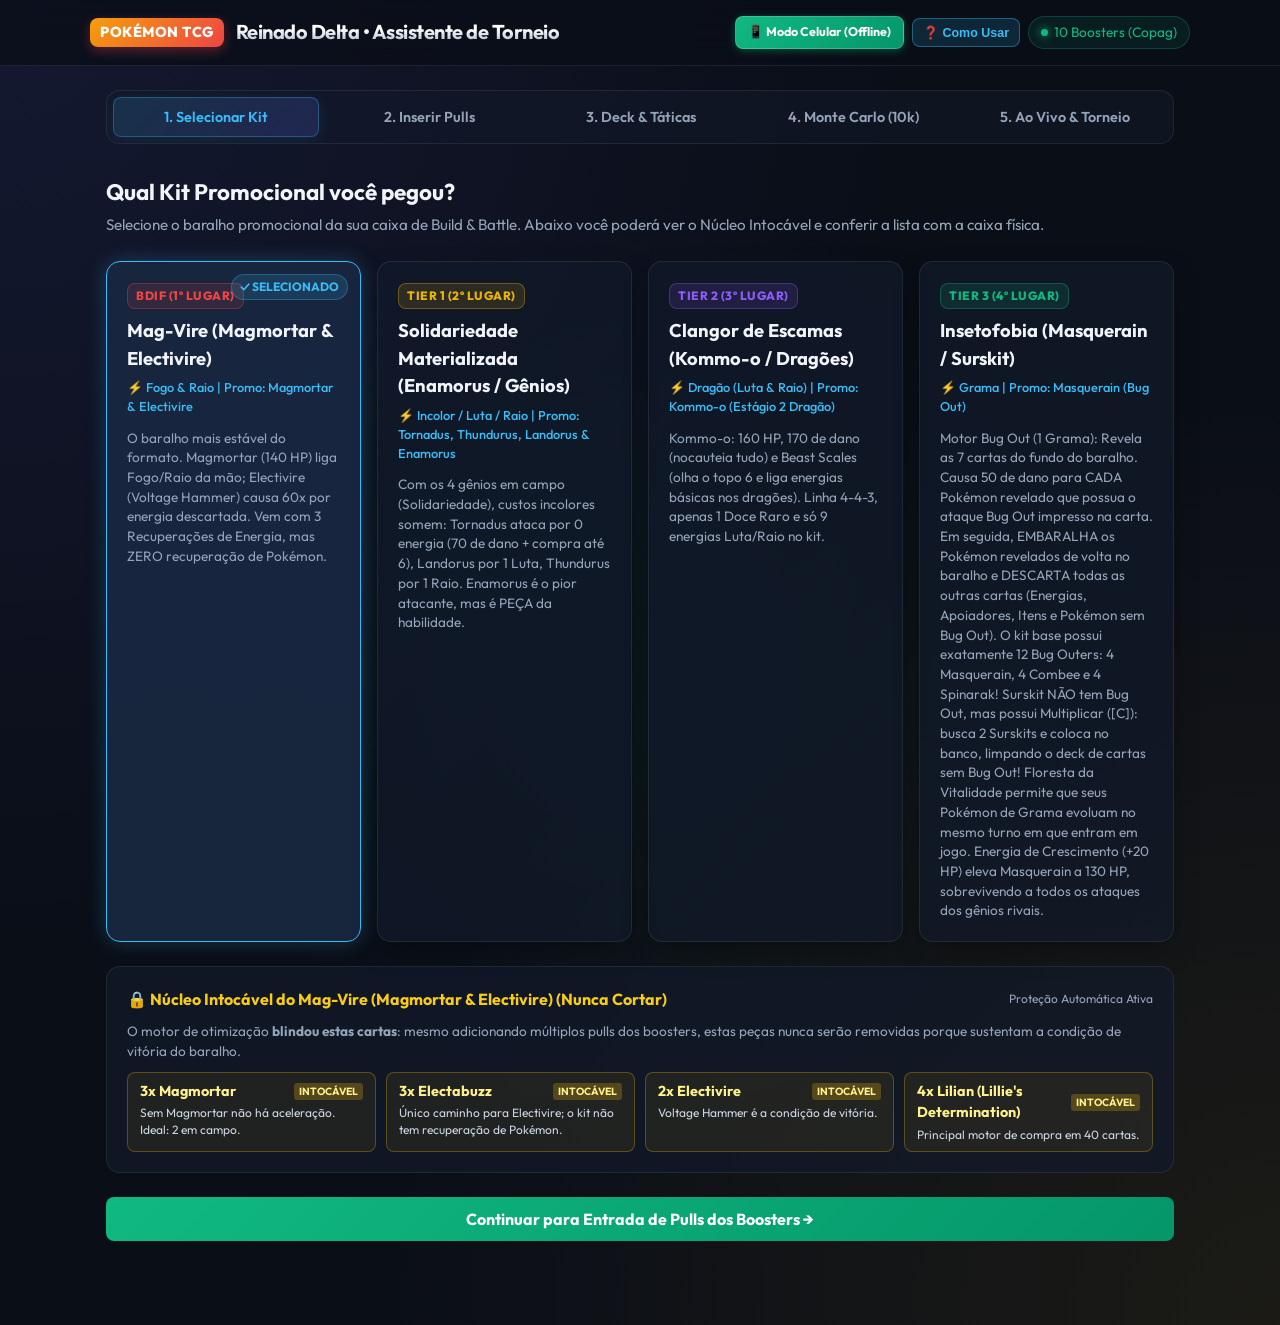
<file: app/index.html>
<!DOCTYPE html>
<html lang="pt-BR">
<head>
  <meta charset="UTF-8">
  <meta name="viewport" content="width=device-width, initial-scale=1.0">
  <title>Assistente Tático de Pré-Lançamento | Reinado Delta (Pokémon TCG)</title>
  <meta name="description" content="Assistente de montagem e otimização de baralhos de 40 cartas para o torneio de pré-lançamento da coleção Reinado Delta de Pokémon TCG.">
  <link rel="stylesheet" href="style.css">
</head>
<body>

  <!-- Top Header -->
  <header>
    <div class="header-container">
      <div class="logo-area">
        <span class="logo-badge">POKÉMON TCG</span>
        <span class="logo-title">Reinado Delta • Assistente de Torneio</span>
      </div>
      <div class="header-actions">
        <a href="assistente_offline.html" download="assistente_reinado_delta.html" class="btn-offline-download" title="Baixe este arquivo único e use no celular sem instalar nada e sem internet!">
          📱 Modo Celular (Offline)
        </a>
        <button class="btn-mobile-help" onclick="toggleMobileHelpModal()" title="Instruções para rodar no celular">
          ❓ Como Usar
        </button>
        <div class="event-status">
          <span class="status-dot"></span>
          <span>10 Boosters (Copag)</span>
        </div>
      </div>
    </div>
  </header>

  <!-- Modal / Banner de Instruções para Uso no Celular -->
  <div id="mobileHelpModal" class="mobile-help-box" style="display:none;">
    <div class="mobile-help-header">
      <span>📲 Como Rodar no Celular Sem Instalar Nada</span>
      <button class="btn-close-help" onclick="toggleMobileHelpModal()">✕</button>
    </div>
    <div class="mobile-help-content">
      <div class="help-step">
        <strong>1. Arquivo Único:</strong> Toque no botão verde <em>"📱 Modo Celular (Offline)"</em> acima para baixar o arquivo <code>assistente_reinado_delta.html</code>.
      </div>
      <div class="help-step">
        <strong>2. No Celular:</strong> Você também pode mandar esse arquivo para si mesmo pelo WhatsApp ou Drive e abrir direto no Chrome ou Safari.
      </div>
      <div class="help-step">
        <strong>3. Zero Internet:</strong> O arquivo roda 100% offline dentro da loja, sem plano de dados e sem falhas de sinal.
      </div>
      <div class="help-tip">
        💡 <em>Dica de App Nativo:</em> No Safari (iOS) ou Chrome (Android), toque em <strong>"Adicionar à Tela de Início"</strong> para usar em tela cheia como se fosse um app instalado da loja!
      </div>
    </div>
  </div>

  <!-- Main Container -->
  <main class="main-wrapper">

    <!-- Stepper Navigation -->
    <nav class="stepper" id="stepperNav">
      <button class="step-tab active" data-step="view-kit" id="tab-kit">
        <span>1. Selecionar Kit</span>
      </button>
      <button class="step-tab" data-step="view-pulls" id="tab-pulls">
        <span>2. Inserir Pulls</span>
      </button>
      <button class="step-tab" data-step="view-results" id="tab-results">
        <span>3. Deck & Táticas</span>
      </button>
      <button class="step-tab" data-step="view-montecarlo" id="tab-montecarlo">
        <span>4. Monte Carlo (10k)</span>
      </button>
      <button class="step-tab" data-step="view-tournament" id="tab-tournament">
        <span>5. Ao Vivo & Torneio</span>
      </button>
    </nav>

    <!-- ETAPA 1: SELEÇÃO DO KIT & NÚCLEO INTOCÁVEL -->
    <section class="section-view active" id="view-kit">
      <div class="section-header">
        <h2 class="section-title">Qual Kit Promocional você pegou?</h2>
        <p class="section-desc">Selecione o baralho promocional da sua caixa de Build & Battle. Abaixo você poderá ver o Núcleo Intocável e conferir a lista com a caixa física.</p>
      </div>

      <div class="kits-grid" id="kitsContainer">
        <!-- Renderizado dinamicamente via data.js -->
      </div>

      <!-- Detalhamento do Kit Selecionado: Núcleo Intocável e Debate -->
      <div id="kitDetailPanel"></div>

      <button class="btn-action-primary" onclick="switchStep('view-pulls')" id="btnGoToPulls">
        Continuar para Entrada de Pulls dos Boosters →
      </button>
    </section>

    <!-- ETAPA 2: ENTRADA DOS PULLS -->
    <section class="section-view" id="view-pulls">
      <div class="section-header">
        <h2 class="section-title">O que você tirou nos 10 Boosters (60 Cartas)?</h2>
        <p class="section-desc">Informe as cartas abertas nos seus 10 boosters físicos de 6 cartas (formato nacional Copag = 60 cartas no total). As sugestões abaixo já estão filtradas e otimizadas para o seu kit selecionado.</p>
      </div>

      <!-- Banner de Sugestões Específicas do Kit Escolhido -->
      <div id="kitSuggestionBannerContainer"></div>

      <!-- Quick Text Parser Box -->
      <div class="input-options-box">
        <div class="quick-text-parser">
          <label for="quickTextInput" style="font-weight:600; font-size:0.9rem; color:#38bdf8;">
            ⚡ Entrada Rápida por Digitação / Voz:
          </label>
          <textarea id="quickTextInput" placeholder="Exemplo: 1 delibird, 2 zinia, 1 arcanine com growlithe, 1 tubo de lava, 1 electabuzz extra"></textarea>
          <button class="btn-parse" id="btnParseText">Identificar e Adicionar Cartas</button>
        </div>
        <p style="font-size:0.8rem; color:var(--text-muted);">
          Dica: Você também pode usar os seletores individuais abaixo com 1 clique (+ / -).
        </p>
      </div>

      <!-- Grid de Cartas Relevantes / Staples -->
      <div class="staples-grid" id="staplesContainer">
        <!-- Renderizado dinamicamente via data.js com ordenação por sinergia -->
      </div>

      <button class="btn-action-primary" onclick="switchStep('view-results')" id="btnGoToResults">
        ⚡ Gerar Deck Otimizado de 40 Cartas e Estratégia →
      </button>
    </section>

    <!-- ETAPA 3: RESULTADOS, SAÚDE ANTI-BRICK E TÁTICAS -->
    <section class="section-view" id="view-results">
      <div class="section-header">
        <h2 class="section-title">Seu Baralho Otimizado de Torneio</h2>
        <p class="section-desc">Cortes e adições calculados com núcleo protegido, balanço anti-brick e plano de ataque todo turno.</p>
      </div>

      <!-- Barra de Troca Rápida de Deck para Comparação Imediata no Celular -->
      <div class="quick-deck-switcher-bar">
        <span class="switcher-label">🔄 Deck em Análise:</span>
        <div class="switcher-buttons">
          <button class="btn-switch-deck" id="switch-btn-magmortar" onclick="selectKitAndRecalculate('magmortar')">⚡ Mag-Vire</button>
          <button class="btn-switch-deck" id="switch-btn-enamorus" onclick="selectKitAndRecalculate('enamorus')">🌪️ Gênios</button>
          <button class="btn-switch-deck" id="switch-btn-kommo" onclick="selectKitAndRecalculate('kommo')">🐉 Kommo-o</button>
          <button class="btn-switch-deck" id="switch-btn-masquerain" onclick="selectKitAndRecalculate('masquerain')">🐛 Masquerain</button>
        </div>
      </div>

      <!-- Painel de Saúde do Deck (Anti-Brick Dashboard) -->
      <div id="deckHealthDashboard" style="margin-bottom: 20px;"></div>

      <div class="results-container">
        
        <!-- Coluna Esquerda: Recomendações, Cortes e Táticas -->
        <div style="display:flex; flex-direction:column; gap:16px;">
          
          <!-- Plano para Atacar Todo Turno -->
          <div class="box-panel">
            <h3 class="panel-heading">⚡ Plano para Atacar Todo Turno</h3>
            <div id="attackPlanContainer"></div>
          </div>

          <!-- Painel de Cortes e Adições -->
          <div class="box-panel" id="panelCutsAndAdds">
            <h3 class="panel-heading">✂️ Cortes e Adições Recomendados</h3>
            <div id="preSwapsContainer"></div>
            <div id="cutsContainer"></div>
            <div id="addsContainer"></div>
            <div id="standbyCutsContainer"></div>
          </div>

          <!-- Estação de Energia do Balcão & Alertas -->
          <div class="box-panel" id="panelEnergyAndAlerts">
            <h3 class="panel-heading">⚡ Estação de Energia do Balcão & Alertas</h3>
            <div id="energyStationContainer"></div>
            <div id="warningsContainer" style="margin-top:12px;"></div>
          </div>

          <!-- Painel de Confrontos (Matchups) -->
          <div class="box-panel" id="panelMatchups">
            <div class="panel-heading">
              <span>⚔️ Guia de Partida & Confrontos (VS Cada Arquétipo)</span>
            </div>
            <div id="turnOrderBanner" style="margin-bottom:14px;"></div>
            <div id="matchupFilterContainer" style="margin-bottom:14px;"></div>
            <div id="tacticsMatchups"></div>
          </div>

        </div>

        <!-- Coluna Direita: Lista Final do Baralho -->
        <div>
          <div class="box-panel">
            <div class="panel-heading">
              <span>Baralho Final</span>
              <div style="display:flex; align-items:center; gap:8px;">
                <span class="deck-count-badge" id="deckCountBadge">40 Cartas</span>
                <button class="btn-clipboard" id="btnCopyDeck">📋 Copiar Lista</button>
              </div>
            </div>
            
            <div id="deckListContainer"></div>
          </div>
        </div>

      </div>

      <div style="display:flex; gap:12px; margin-top:20px; flex-wrap:wrap;">
        <button class="btn-action-primary" style="background:#334155; flex:1;" onclick="switchStep('view-pulls')">
          ← Voltar e Ajustar Pulls
        </button>
        <button class="btn-action-primary" style="flex:2;" onclick="switchStep('view-montecarlo')">
          🎲 Avançar para o Simulador Monte Carlo (10.000 Mãos) →
        </button>
      </div>
    </section>

    <!-- ETAPA 4: SIMULADOR MONTE CARLO -->
    <section class="section-view" id="view-montecarlo">
      <div class="section-header">
        <h2 class="section-title">🎲 Simulador Estocástico Monte Carlo</h2>
        <p class="section-desc">Submete o seu baralho de 40 cartas a 10.000 compras simuladas em memória, aplicando as regras oficiais de compra, mulligan e separação de 4 prêmios para prever a consistência real na mesa.</p>
      </div>

      <div class="mc-hero-box">
        <div class="mc-hero-content">
          <h3 style="margin:0 0 6px 0; color:#38bdf8; font-size:1.1rem;">Simulação de 10.000 Mãos em Tempo Real</h3>
          <p style="margin:0; font-size:0.85rem; color:#cbd5e1;">O algoritmo computa a probabilidade empírica de abrir com o seu atacante principal, ter energias ou apoiadores na largada e o risco exato de trancar cartas-chave nos 4 prêmios.</p>
        </div>
        <button class="btn-action-primary btn-run-mc" id="btnRunMonteCarlo" onclick="runMonteCarloSimulation()">
          ⚡ Executar Simulação Monte Carlo (10.000)
        </button>
      </div>

      <div id="mcLoading" class="mc-loading-state" style="display:none;">
        <div class="mc-spinner"></div>
        <span>Embaralhando e simulando 10.000 partidas virtuais...</span>
      </div>

      <!-- Container de Resultados do Monte Carlo -->
      <div id="mcResultsContainer" style="display:none; margin-top:20px;">
        <div class="mc-stats-grid">
          <div class="mc-stat-card">
            <span class="mc-stat-label">🎯 Lead Starter no T1</span>
            <span class="mc-stat-value" id="mcLeadRate">0%</span>
            <span class="mc-stat-desc" id="mcLeadDesc">Probabilidade de abrir com o Pokémon de início ideal</span>
          </div>

          <div class="mc-stat-card">
            <span class="mc-stat-label">⚡ Ataque Ofensivo T1</span>
            <span class="mc-stat-value" id="mcT1OffensiveRate">0%</span>
            <span class="mc-stat-desc">Mão com Lead Starter + Energia Básica simultaneamente</span>
          </div>

          <div class="mc-stat-card">
            <span class="mc-stat-label">🔄 Risco de Mulligan</span>
            <span class="mc-stat-value" id="mcMulliganRate">0%</span>
            <span class="mc-stat-desc">Chance de comprar mão inicial com ZERO Pokémon básicos</span>
          </div>

          <div class="mc-stat-card">
            <span class="mc-stat-label">📖 Apoiador / Busca no T1</span>
            <span class="mc-stat-value" id="mcSupporterRate">0%</span>
            <span class="mc-stat-desc">Chance de ter Brock, Lílian ou Poké Pad na mão inicial</span>
          </div>
        </div>

        <!-- Médias da Mão Inicial -->
        <div class="box-panel" style="margin-top:16px;">
          <h3 class="panel-heading">📊 Composição Média da Mão Inicial (7 Cartas)</h3>
          <div class="mc-averages-bar">
            <div class="mc-avg-item">
              <span class="mc-avg-label">Básicos</span>
              <span class="mc-avg-val" id="mcAvgBasics">0.0</span>
            </div>
            <div class="mc-avg-item">
              <span class="mc-avg-label">Energias</span>
              <span class="mc-avg-val" id="mcAvgEnergies">0.0</span>
            </div>
            <div class="mc-avg-item">
              <span class="mc-avg-label">Apoiadores / Outs</span>
              <span class="mc-avg-val" id="mcAvgSupporters">0.0</span>
            </div>
            <div class="mc-avg-item">
              <span class="mc-avg-label">Tempo Computacional</span>
              <span class="mc-avg-val" id="mcElapsed">0 ms</span>
            </div>
          </div>
        </div>

        <!-- Matriz de Risco de Prize Bricking -->
        <div class="box-panel" style="margin-top:16px;">
          <h3 class="panel-heading">⚠️ Matriz de Risco de Prêmios (Prize Bricking Risk)</h3>
          <p style="font-size:0.85rem; color:var(--text-muted); margin-bottom:12px;">
            No pré-lançamento, 4 cartas vão para os prêmios (10% do baralho). Esta tabela indica o risco estatístico de cada peça ficar trancada fora do seu alcance durante a partida:
          </p>
          <div class="table-responsive">
            <table class="mc-prize-table">
              <thead>
                <tr>
                  <th>Carta</th>
                  <th>Cópias</th>
                  <th>1+ nos Prêmios</th>
                  <th>Brick Total (Todas nos Prêmios)</th>
                  <th>Risco</th>
                </tr>
              </thead>
              <tbody id="mcPrizeTableBody">
                <!-- Inserido dinamicamente -->
              </tbody>
            </table>
          </div>
        </div>

        <div style="display:flex; gap:12px; margin-top:20px; flex-wrap:wrap;">
          <button class="btn-action-primary" style="background:#334155; flex:1;" onclick="switchStep('view-results')">
            ← Voltar ao Baralho & Matchups
          </button>
          <button class="btn-action-primary" style="flex:2;" onclick="switchStep('view-tournament')">
            ⚔️ Ir para Rastreador ao Vivo & Caderno de Bordo →
          </button>
        </div>
      </div>
    </section>

    <!-- ETAPA 5: AO VIVO & CADERNO DE BORDO DO TORNEIO -->
    <section class="section-view" id="view-tournament">
      <div class="section-header">
        <h2 class="section-title">⚔️ Assistente de Partida ao Vivo & Estudo de Caso</h2>
        <p class="section-desc">Mapeie os 4 prêmios na 1ª busca de baralho, conte prêmios restantes durante o jogo e registre cada rodada para compilar seu relatório técnico de torneio.</p>
      </div>

      <!-- Rastreador de Prêmios ao Vivo -->
      <div class="box-panel" id="panelLiveChecker">
        <div class="panel-heading">
          <span>🎯 Rastreador de Prêmios ao Vivo (Deck & Prize Checker)</span>
          <button class="btn-reset-small" onclick="resetLiveGame()">🔄 Novo Jogo</button>
        </div>
        <p style="font-size:0.85rem; color:var(--text-muted); margin-bottom:12px;">
          Na 1ª busca do baralho (Brock, Lanterna, Multiplicar ou Ultra Ball), conte suas cartas e marque as 4 cartas ausentes. O assistente avisará na hora se alguma peça essencial foi trancada!
        </p>

        <!-- Contador Visual de Prêmios Restantes da Partida -->
        <div class="live-prizes-counter-box">
          <span class="live-counter-title">Prêmios Restantes para Vencer:</span>
          <div class="prizes-buttons-row">
            <button class="btn-prize-pill active" id="prize-pill-4" onclick="setRemainingPrizes(4)">4</button>
            <button class="btn-prize-pill" id="prize-pill-3" onclick="setRemainingPrizes(3)">3</button>
            <button class="btn-prize-pill" id="prize-pill-2" onclick="setRemainingPrizes(2)">2</button>
            <button class="btn-prize-pill" id="prize-pill-1" onclick="setRemainingPrizes(1)">1</button>
            <button class="btn-prize-pill" id="prize-pill-0" onclick="setRemainingPrizes(0)">🏆 0 (Vitória!)</button>
          </div>
        </div>

        <!-- Alertas de Prêmios Identificados -->
        <div id="livePrizeAlertsContainer" style="margin-top:12px;"></div>

        <!-- Seletor Rápido de Cartas nos Prêmios -->
        <div style="margin-top:14px;">
          <div style="display:flex; justify-content:space-between; align-items:center; margin-bottom:8px; flex-wrap:wrap; gap:8px;">
            <strong style="font-size:0.88rem; color:#f1f5f9;">Cartas do seu Baralho (Toque para alternar nos Prêmios):</strong>
            <span id="prizesCountBadge" class="deck-count-badge">0 / 4 Prêmios Marcados</span>
          </div>
          <div id="liveDeckCheckerGrid" class="live-checker-grid">
            <!-- Renderizado dinamicamente com botões de toggle -->
          </div>
        </div>
      </div>

      <!-- Formulário de Registro de Rodada -->
      <div class="box-panel" style="margin-top:20px;">
        <h3 class="panel-heading">📝 Registrar Rodada do Torneio</h3>
        <form id="matchForm" onsubmit="handleSaveMatch(event)" class="match-form">
          <div class="form-row-grid">
            <div class="form-group">
              <label>Rodada:</label>
              <input type="number" id="formRound" min="1" max="10" value="1" required>
            </div>
            <div class="form-group">
              <label>Nome do Oponente:</label>
              <input type="text" id="formOpponent" placeholder="Ex: Rodrigo" required>
            </div>
            <div class="form-group">
              <label>Kit Rival Enfrentado:</label>
              <select id="formOpponentKit" required>
                <option value="magmortar">⚡ Mag-Vire</option>
                <option value="enamorus">🌪️ Solidariedade (Gênios)</option>
                <option value="kommo">🐉 Kommo-o (Dragões)</option>
                <option value="masquerain">🐛 Masquerain (Insetofobia)</option>
                <option value="outro">🎲 Outro / Híbrido</option>
              </select>
            </div>
            <div class="form-group">
              <label>Ordem de Turno:</label>
              <select id="formTurnOrder" required>
                <option value="1st">1º a Jogar (T1)</option>
                <option value="2nd">2º a Jogar (T2)</option>
              </select>
            </div>
          </div>

          <div class="form-row-grid" style="margin-top:10px;">
            <div class="form-group">
              <label>Resultado:</label>
              <select id="formResult" required>
                <option value="win">✅ Vitória</option>
                <option value="loss">❌ Derrota</option>
                <option value="tie">🤝 Empate</option>
              </select>
            </div>
            <div class="form-group">
              <label>Seus Prêmios Pegos (0 a 4):</label>
              <input type="number" id="formPrizesTaken" min="0" max="4" value="4" required>
            </div>
            <div class="form-group">
              <label>Prêmios do Rival (0 a 4):</label>
              <input type="number" id="formPrizesConceded" min="0" max="4" value="0" required>
            </div>
            <div class="form-group">
              <label>Duração (minutos):</label>
              <input type="number" id="formDuration" min="1" max="60" placeholder="20">
            </div>
          </div>

          <div class="form-row-grid" style="margin-top:10px;">
            <div class="form-group" style="grid-column: span 2;">
              <label>Carta MVP da Partida:</label>
              <input type="text" id="formMvp" placeholder="Ex: Cacturne DLR 005 ou Lanterna de Aventura">
            </div>
            <div class="form-group" style="grid-column: span 2;">
              <label>Erro Crítico / Principal Aprendizado:</label>
              <input type="text" id="formCriticalError" placeholder="Ex: Baixei Combee no banco sem precisar; esqueci da fraqueza a Fogo">
            </div>
          </div>

          <div class="form-group" style="margin-top:10px;">
            <label>Observações Táticas da Partida:</label>
            <textarea id="formNotes" rows="2" placeholder="Ex: Oponente não achou Landorus a tempo. Matei Tornadus no T2 e fechei o jogo no T4."></textarea>
          </div>

          <button type="submit" class="btn-action-primary" style="margin-top:14px; width:100%;">
            💾 Salvar Partida no Caderno de Bordo
          </button>
        </form>
      </div>

      <!-- Dashboard do Torneio & Exportador do Caso de Estudo -->
      <div class="box-panel" style="margin-top:20px;">
        <div class="panel-heading">
          <span>📊 Dashboard de Desempenho & Estudo de Caso</span>
          <div style="display:flex; gap:8px; flex-wrap:wrap;">
            <button class="btn-clipboard" onclick="copyCaseStudyMarkdown()">📋 Copiar Relatório MD</button>
            <button class="btn-action-primary" style="padding:6px 14px; font-size:0.8rem;" onclick="downloadCaseStudyMarkdown()">📑 Baixar Relatório (.md)</button>
          </div>
        </div>

        <div id="tournamentStatsDashboard" style="margin-bottom:16px;"></div>

        <!-- Lista de Partidas Registradas -->
        <h4 style="color:#f1f5f9; font-size:0.95rem; margin-bottom:10px;">Partidas Registradas no Evento:</h4>
        <div id="matchesListContainer">
          <!-- Renderizado dinamicamente -->
        </div>

        <div style="margin-top:20px; text-align:right;">
          <button class="btn-reset-small" style="color:#f87171; border-color:#ef444455;" onclick="clearTournamentData()">
            🗑️ Limpar Todos os Registros do Torneio
          </button>
        </div>
      </div>

      <button class="btn-action-primary" style="background:#334155; margin-top:20px;" onclick="switchStep('view-results')">
        ← Voltar ao Baralho & Táticas
      </button>
    </section>

  </main>

  <script src="data.js"></script>
  <script src="engine.js"></script>
  <script src="app.js"></script>
</body>
</html>
</file>
<file: app/style.css>
@import url('https://fonts.googleapis.com/css2?family=Outfit:wght@300;400;500;600;700;800&family=JetBrains+Mono:wght@400;500;700&display=swap');

:root {
  --bg-main: #0a0e17;
  --bg-card: rgba(18, 26, 43, 0.7);
  --bg-card-hover: rgba(28, 40, 65, 0.85);
  --border-subtle: rgba(255, 255, 255, 0.08);
  --border-highlight: rgba(255, 215, 0, 0.4);
  
  --text-main: #f1f5f9;
  --text-muted: #94a3b8;
  --text-accent: #38bdf8;

  --color-fire: #ef4444;
  --color-lightning: #eab308;
  --color-grass: #10b981;
  --color-dragon: #8b5cf6;
  --color-water: #06b6d4;
  
  --radius-sm: 8px;
  --radius-md: 14px;
  --radius-lg: 20px;
  
  --shadow-glow: 0 0 25px rgba(56, 189, 248, 0.15);
  --shadow-card: 0 10px 30px -10px rgba(0, 0, 0, 0.5);
  --transition: all 0.25s cubic-bezier(0.16, 1, 0.3, 1);
}

* {
  margin: 0;
  padding: 0;
  box-sizing: border-box;
  -webkit-tap-highlight-color: transparent;
}

body {
  font-family: 'Outfit', -apple-system, BlinkMacSystemFont, sans-serif;
  background-color: var(--bg-main);
  background-image: 
    radial-gradient(at 0% 0%, rgba(99, 102, 241, 0.12) 0px, transparent 50%),
    radial-gradient(at 100% 100%, rgba(234, 179, 8, 0.08) 0px, transparent 50%),
    radial-gradient(at 50% 50%, rgba(16, 185, 129, 0.05) 0px, transparent 50%);
  color: var(--text-main);
  min-height: 100vh;
  line-height: 1.5;
  padding-bottom: 60px;
}

/* Header & Brand */
header {
  backdrop-filter: blur(16px);
  background: rgba(10, 14, 23, 0.75);
  border-bottom: 1px solid var(--border-subtle);
  position: sticky;
  top: 0;
  z-index: 100;
  padding: 1rem 1.5rem;
}

.header-container {
  max-width: 1100px;
  margin: 0 auto;
  display: flex;
  justify-content: space-between;
  align-items: center;
}

.logo-area {
  display: flex;
  align-items: center;
  gap: 12px;
}

.logo-badge {
  background: linear-gradient(135deg, #f59e0b, #ef4444);
  color: #fff;
  font-weight: 800;
  font-size: 0.9rem;
  padding: 4px 10px;
  border-radius: var(--radius-sm);
  letter-spacing: 0.5px;
  box-shadow: 0 4px 12px rgba(239, 68, 68, 0.35);
}

.logo-title {
  font-size: 1.25rem;
  font-weight: 700;
  letter-spacing: -0.5px;
  background: linear-gradient(180deg, #fff 40%, #94a3b8 100%);
  -webkit-background-clip: text;
  -webkit-text-fill-color: transparent;
}

.event-status {
  font-size: 0.85rem;
  color: #10b981;
  background: rgba(16, 185, 129, 0.1);
  border: 1px solid rgba(16, 185, 129, 0.25);
  padding: 5px 12px;
  border-radius: 999px;
  display: flex;
  align-items: center;
  gap: 6px;
}

.status-dot {
  width: 7px;
  height: 7px;
  border-radius: 50%;
  background-color: #10b981;
  box-shadow: 0 0 8px #10b981;
  animation: pulse 2s infinite;
}

@keyframes pulse {
  0% { opacity: 0.4; }
  50% { opacity: 1; }
  100% { opacity: 0.4; }
}

/* Container */
.main-wrapper {
  max-width: 1100px;
  margin: 1.5rem auto;
  padding: 0 1rem;
}

/* Stepper Navigation */
.stepper {
  display: flex;
  gap: 8px;
  background: rgba(18, 26, 43, 0.5);
  padding: 6px;
  border-radius: var(--radius-md);
  border: 1px solid var(--border-subtle);
  margin-bottom: 2rem;
  overflow-x: auto;
}

.step-tab {
  flex: 1;
  min-width: 140px;
  padding: 10px 16px;
  border-radius: var(--radius-sm);
  border: none;
  background: transparent;
  color: var(--text-muted);
  font-family: inherit;
  font-weight: 600;
  font-size: 0.9rem;
  cursor: pointer;
  display: flex;
  align-items: center;
  justify-content: center;
  gap: 8px;
  transition: var(--transition);
}

.step-tab.active {
  background: linear-gradient(135deg, rgba(56, 189, 248, 0.15), rgba(99, 102, 241, 0.2));
  color: #38bdf8;
  border: 1px solid rgba(56, 189, 248, 0.3);
  box-shadow: 0 4px 15px rgba(56, 189, 248, 0.1);
}

.step-tab:hover:not(.active) {
  background: rgba(255, 255, 255, 0.04);
  color: #e2e8f0;
}

/* Section Card */
.section-view {
  display: none;
  animation: fadeIn 0.3s ease;
}

.section-view.active {
  display: block;
}

@keyframes fadeIn {
  from { opacity: 0; transform: translateY(6px); }
  to { opacity: 1; transform: translateY(0); }
}

.section-header {
  margin-bottom: 1.5rem;
}

.section-title {
  font-size: 1.4rem;
  font-weight: 700;
  margin-bottom: 0.3rem;
  display: flex;
  align-items: center;
  gap: 10px;
}

.section-desc {
  color: var(--text-muted);
  font-size: 0.95rem;
}

/* Kits Selection Grid */
.kits-grid {
  display: grid;
  grid-template-columns: repeat(auto-fit, minmax(240px, 1fr));
  gap: 16px;
  margin-bottom: 1.5rem;
}

.kit-card {
  background: var(--bg-card);
  border: 1px solid var(--border-subtle);
  border-radius: var(--radius-md);
  padding: 1.25rem;
  cursor: pointer;
  transition: var(--transition);
  position: relative;
  overflow: hidden;
  box-shadow: var(--shadow-card);
}

.kit-card:hover {
  background: var(--bg-card-hover);
  transform: translateY(-3px);
  border-color: rgba(255, 255, 255, 0.2);
}

.kit-card.selected {
  border-color: #38bdf8;
  background: rgba(24, 38, 64, 0.95);
  box-shadow: 0 0 20px rgba(56, 189, 248, 0.25);
}

.kit-card.selected::after {
  content: "✓ SELECIONADO";
  position: absolute;
  top: 12px;
  right: 12px;
  font-size: 0.75rem;
  font-weight: 700;
  color: #38bdf8;
  background: rgba(56, 189, 248, 0.15);
  padding: 3px 8px;
  border-radius: 999px;
  border: 1px solid rgba(56, 189, 248, 0.3);
}

.kit-tier-badge {
  display: inline-block;
  font-size: 0.75rem;
  font-weight: 800;
  text-transform: uppercase;
  padding: 3px 8px;
  border-radius: var(--radius-sm);
  margin-bottom: 8px;
  letter-spacing: 0.5px;
}

.kit-name {
  font-size: 1.15rem;
  font-weight: 700;
  margin-bottom: 6px;
}

.kit-type-tag {
  font-size: 0.8rem;
  color: var(--text-accent);
  margin-bottom: 12px;
  font-weight: 500;
}

.kit-desc {
  font-size: 0.85rem;
  color: var(--text-muted);
  line-height: 1.45;
}

/* PAINEL DE DETALHES DO KIT (NÚCLEO INTOCÁVEL & CONFERÊNCIA) */
.kit-detail-card {
  background: var(--bg-card);
  border: 1px solid var(--border-subtle);
  border-radius: var(--radius-md);
  padding: 1.25rem;
  margin-bottom: 1.5rem;
}

.core-cards-grid {
  display: grid;
  grid-template-columns: repeat(auto-fill, minmax(240px, 1fr));
  gap: 10px;
  margin-top: 10px;
}

.core-card-item {
  background: rgba(234, 179, 8, 0.08);
  border: 1px solid rgba(234, 179, 8, 0.3);
  border-radius: var(--radius-sm);
  padding: 8px 12px;
  display: flex;
  flex-direction: column;
  gap: 3px;
}

.core-card-name {
  font-weight: 700;
  font-size: 0.9rem;
  color: #fef08a;
  display: flex;
  align-items: center;
  justify-content: space-between;
}

.core-card-reason {
  font-size: 0.75rem;
  color: #cbd5e1;
  line-height: 1.35;
}

/* PAINEL DE SAÚDE ANTI-BRICK (DASHBOARD) */
.health-dashboard {
  background: linear-gradient(135deg, rgba(18, 26, 43, 0.85), rgba(15, 23, 42, 0.95));
  border: 1px solid rgba(56, 189, 248, 0.3);
  border-radius: var(--radius-md);
  padding: 1.25rem;
  box-shadow: 0 10px 25px -5px rgba(0, 0, 0, 0.4);
}

.health-grid {
  display: grid;
  grid-template-columns: repeat(auto-fit, minmax(180px, 1fr));
  gap: 12px;
  margin-top: 12px;
}

.health-metric-box {
  background: rgba(10, 14, 23, 0.65);
  border: 1px solid var(--border-subtle);
  border-radius: var(--radius-sm);
  padding: 10px 12px;
  display: flex;
  flex-direction: column;
  gap: 4px;
}

.health-metric-title {
  font-size: 0.75rem;
  color: var(--text-muted);
  text-transform: uppercase;
  font-weight: 600;
  letter-spacing: 0.5px;
}

.health-metric-val {
  font-family: 'JetBrains Mono', monospace;
  font-size: 1.25rem;
  font-weight: 800;
  color: #fff;
  display: flex;
  align-items: center;
  gap: 6px;
}

.health-metric-sub {
  font-size: 0.7rem;
  color: var(--text-muted);
}

.metric-status-badge {
  font-size: 0.65rem;
  padding: 2px 6px;
  border-radius: 4px;
  font-weight: 700;
}

.status-ok {
  background: rgba(16, 185, 129, 0.2);
  color: #86efac;
  border: 1px solid rgba(16, 185, 129, 0.4);
}

.status-warn {
  background: rgba(234, 179, 8, 0.2);
  color: #fef08a;
  border: 1px solid rgba(234, 179, 8, 0.4);
}

/* PLANO DE ATAQUE TODO TURNO */
.attack-plan-list {
  display: flex;
  flex-direction: column;
  gap: 8px;
}

.attack-plan-step {
  background: rgba(10, 14, 23, 0.6);
  border-left: 3px solid #10b981;
  padding: 8px 12px;
  border-radius: 4px;
  font-size: 0.85rem;
  line-height: 1.45;
}

/* DYNAMIC SUGGESTION BANNER FOR STEP 2 */
.kit-suggestion-banner {
  background: linear-gradient(135deg, rgba(30, 41, 59, 0.9), rgba(15, 23, 42, 0.95));
  border: 1px solid rgba(56, 189, 248, 0.35);
  border-radius: var(--radius-md);
  padding: 1.25rem;
  margin-bottom: 1.5rem;
  box-shadow: 0 8px 25px -5px rgba(0, 0, 0, 0.4);
  position: relative;
  overflow: hidden;
}

.kit-suggestion-banner::before {
  content: "";
  position: absolute;
  top: 0;
  left: 0;
  width: 4px;
  height: 100%;
  background: linear-gradient(180deg, #38bdf8, #818cf8);
}

.banner-title-row {
  display: flex;
  align-items: center;
  justify-content: space-between;
  margin-bottom: 10px;
}

.banner-kit-badge {
  font-size: 0.85rem;
  font-weight: 800;
  padding: 4px 10px;
  border-radius: var(--radius-sm);
  display: inline-flex;
  align-items: center;
  gap: 6px;
}

.banner-section-text {
  font-size: 0.9rem;
  line-height: 1.5;
  margin-bottom: 8px;
}

.banner-golden {
  color: #fef08a;
}

.banner-traps {
  color: #fca5a5;
  font-size: 0.85rem;
}

/* Quick Input Mode */
.input-options-box {
  background: var(--bg-card);
  border: 1px solid var(--border-subtle);
  border-radius: var(--radius-md);
  padding: 1.25rem;
  margin-bottom: 1.5rem;
}

.quick-text-parser {
  display: flex;
  flex-direction: column;
  gap: 10px;
  margin-bottom: 0.5rem;
}

.quick-text-parser textarea {
  width: 100%;
  background: rgba(10, 14, 23, 0.8);
  border: 1px solid var(--border-subtle);
  color: #fff;
  border-radius: var(--radius-sm);
  padding: 12px;
  font-family: 'JetBrains Mono', monospace;
  font-size: 0.9rem;
  resize: vertical;
  min-height: 70px;
  transition: var(--transition);
}

.quick-text-parser textarea:focus {
  outline: none;
  border-color: #38bdf8;
  box-shadow: 0 0 10px rgba(56, 189, 248, 0.2);
}

.btn-parse {
  align-self: flex-start;
  background: linear-gradient(135deg, #0284c7, #2563eb);
  color: #fff;
  border: none;
  font-family: inherit;
  font-weight: 600;
  font-size: 0.9rem;
  padding: 8px 18px;
  border-radius: var(--radius-sm);
  cursor: pointer;
  transition: var(--transition);
}

.btn-parse:hover {
  filter: brightness(1.15);
  box-shadow: 0 4px 15px rgba(37, 99, 235, 0.35);
}

/* Booster Cards Grid */
.staples-grid {
  display: grid;
  grid-template-columns: repeat(auto-fill, minmax(280px, 1fr));
  gap: 14px;
}

.staple-card {
  background: var(--bg-card);
  border: 1px solid var(--border-subtle);
  border-radius: var(--radius-md);
  padding: 1rem;
  display: flex;
  flex-direction: column;
  justify-content: space-between;
  gap: 10px;
  transition: var(--transition);
  position: relative;
}

.staple-card:hover {
  border-color: rgba(255, 255, 255, 0.18);
  background: var(--bg-card-hover);
}

.staple-card.recommended-for-deck {
  border: 1.5px solid rgba(56, 189, 248, 0.55);
  background: rgba(24, 38, 64, 0.85);
  box-shadow: 0 0 18px rgba(56, 189, 248, 0.15);
}

.staple-card.recommended-for-deck::before {
  content: "⭐ RECOMENDADO PRO SEU KIT";
  position: absolute;
  top: -9px;
  left: 12px;
  background: #0284c7;
  color: #fff;
  font-size: 0.65rem;
  font-weight: 800;
  padding: 2px 7px;
  border-radius: 4px;
  letter-spacing: 0.5px;
}

.staple-card.anti-synergy-for-deck {
  border: 1px solid rgba(239, 68, 68, 0.35);
  opacity: 0.82;
}

.staple-card.anti-synergy-for-deck:hover {
  opacity: 1;
}

.synergy-note-box {
  background: rgba(10, 14, 23, 0.6);
  border-left: 3px solid #38bdf8;
  padding: 6px 10px;
  border-radius: 4px;
  font-size: 0.75rem;
  margin-top: 6px;
  line-height: 1.35;
}

.synergy-note-box.warning-note {
  border-left-color: #ef4444;
  color: #fca5a5;
  background: rgba(239, 68, 68, 0.08);
}

.staple-header {
  display: flex;
  justify-content: space-between;
  align-items: flex-start;
}

.staple-title {
  font-size: 1rem;
  font-weight: 700;
}

.staple-tier {
  font-size: 0.75rem;
  font-weight: 700;
  padding: 2px 7px;
  border-radius: var(--radius-sm);
  background: rgba(255, 255, 255, 0.1);
}

.staple-tier.tier-S {
  background: rgba(234, 179, 8, 0.2);
  color: #facc15;
  border: 1px solid rgba(234, 179, 8, 0.4);
}

.staple-tier.tier-A {
  background: rgba(56, 189, 248, 0.15);
  color: #38bdf8;
  border: 1px solid rgba(56, 189, 248, 0.3);
}

.staple-tier.tier-B {
  background: rgba(148, 163, 184, 0.15);
  color: #cbd5e1;
}

.staple-desc {
  font-size: 0.8rem;
  color: var(--text-muted);
  line-height: 1.4;
}

.counter-controls {
  display: flex;
  align-items: center;
  justify-content: space-between;
  background: rgba(10, 14, 23, 0.6);
  padding: 4px 8px;
  border-radius: var(--radius-sm);
  border: 1px solid var(--border-subtle);
}

.btn-counter {
  width: 28px;
  height: 28px;
  border-radius: 6px;
  border: 1px solid var(--border-subtle);
  background: rgba(255, 255, 255, 0.05);
  color: #fff;
  font-size: 1.1rem;
  font-weight: bold;
  display: flex;
  align-items: center;
  justify-content: center;
  cursor: pointer;
  transition: var(--transition);
}

.btn-counter:hover {
  background: rgba(56, 189, 248, 0.2);
  border-color: #38bdf8;
}

.counter-val {
  font-family: 'JetBrains Mono', monospace;
  font-weight: 700;
  font-size: 0.95rem;
}

/* Result View Layout */
.results-container {
  display: grid;
  grid-template-columns: 1fr 1fr;
  gap: 20px;
}

@media (max-width: 800px) {
  .results-container {
    grid-template-columns: 1fr;
  }
}

.box-panel {
  background: var(--bg-card);
  border: 1px solid var(--border-subtle);
  border-radius: var(--radius-md);
  padding: 1.25rem;
  box-shadow: var(--shadow-card);
}

.panel-heading {
  font-size: 1.15rem;
  font-weight: 700;
  margin-bottom: 1rem;
  padding-bottom: 0.5rem;
  border-bottom: 1px solid var(--border-subtle);
  display: flex;
  align-items: center;
  justify-content: space-between;
}

.deck-count-badge {
  background: #10b981;
  color: #064e3b;
  font-weight: 800;
  font-size: 0.8rem;
  padding: 3px 9px;
  border-radius: 999px;
}

.cut-item {
  background: rgba(239, 68, 68, 0.08);
  border-left: 3px solid #ef4444;
  padding: 8px 12px;
  border-radius: 4px;
  margin-bottom: 8px;
  font-size: 0.85rem;
}

.add-item {
  background: rgba(16, 185, 129, 0.08);
  border-left: 3px solid #10b981;
  padding: 8px 12px;
  border-radius: 4px;
  margin-bottom: 8px;
  font-size: 0.85rem;
}

.deck-category {
  margin-bottom: 1rem;
}

.category-title {
  font-size: 0.85rem;
  font-weight: 700;
  text-transform: uppercase;
  color: var(--text-accent);
  margin-bottom: 6px;
  letter-spacing: 0.5px;
}

.deck-card-row {
  display: flex;
  justify-content: space-between;
  align-items: center;
  padding: 6px 0;
  border-bottom: 1px solid rgba(255, 255, 255, 0.04);
  font-size: 0.9rem;
}

.deck-card-count {
  font-family: 'JetBrains Mono', monospace;
  font-weight: 700;
  color: #38bdf8;
  margin-right: 8px;
}

.badge-core-tag {
  font-size: 0.65rem;
  font-weight: 800;
  background: rgba(234, 179, 8, 0.2);
  color: #facc15;
  border: 1px solid rgba(234, 179, 8, 0.4);
  padding: 1px 6px;
  border-radius: 4px;
  margin-left: 6px;
}

.matchup-box {
  background: rgba(99, 102, 241, 0.08);
  border: 1px solid rgba(99, 102, 241, 0.2);
  border-radius: var(--radius-sm);
  padding: 10px 14px;
  margin-bottom: 10px;
  font-size: 0.85rem;
}

.alert-warning {
  background: rgba(234, 179, 8, 0.1);
  border: 1px solid rgba(234, 179, 8, 0.3);
  color: #fef08a;
  padding: 10px 14px;
  border-radius: var(--radius-sm);
  margin-bottom: 12px;
  font-size: 0.85rem;
}

.btn-action-primary {
  display: block;
  width: 100%;
  background: linear-gradient(135deg, #10b981, #059669);
  color: #fff;
  border: none;
  font-family: inherit;
  font-size: 1rem;
  font-weight: 700;
  padding: 12px 20px;
  border-radius: var(--radius-sm);
  cursor: pointer;
  text-align: center;
  transition: var(--transition);
  margin-top: 1.5rem;
}

.btn-action-primary:hover {
  filter: brightness(1.15);
  box-shadow: 0 6px 20px rgba(16, 185, 129, 0.35);
}

.btn-clipboard {
  background: rgba(255, 255, 255, 0.08);
  border: 1px solid var(--border-subtle);
  color: #fff;
  font-family: inherit;
  font-size: 0.8rem;
  font-weight: 600;
  padding: 6px 12px;
  border-radius: var(--radius-sm);
  cursor: pointer;
  transition: var(--transition);
}

.btn-clipboard:hover {
  background: rgba(255, 255, 255, 0.15);
}

/* =====================================================================
   ESTAÇÃO DE ENERGIA DO BALCÃO & ESTILOS AVANÇADOS DA ETAPA 3
   ===================================================================== */
.energy-station-box {
  background: rgba(15, 23, 42, 0.65);
  border: 1px solid rgba(56, 189, 248, 0.25);
  border-radius: var(--radius-sm);
  padding: 14px;
}

.energy-station-title {
  font-size: 0.85rem;
  font-weight: 700;
  color: #38bdf8;
  margin-bottom: 10px;
  display: flex;
  align-items: center;
  gap: 6px;
}

.energy-pills-row {
  display: flex;
  flex-wrap: wrap;
  gap: 10px;
  margin-bottom: 12px;
}

.energy-pill {
  display: inline-flex;
  align-items: center;
  gap: 8px;
  background: rgba(30, 41, 59, 0.8);
  border: 1px solid rgba(255, 255, 255, 0.12);
  padding: 6px 14px;
  border-radius: 9999px;
  font-size: 0.9rem;
  font-weight: 700;
  color: #f8fafc;
  box-shadow: 0 2px 6px rgba(0, 0, 0, 0.3);
}

.energy-pill-count {
  background: rgba(56, 189, 248, 0.2);
  color: #38bdf8;
  border: 1px solid rgba(56, 189, 248, 0.4);
  padding: 2px 8px;
  border-radius: 12px;
  font-size: 0.8rem;
}

.energy-tip-box {
  font-size: 0.8rem;
  color: #94a3b8;
  line-height: 1.4;
  margin-bottom: 10px;
}

.energy-weakness-tag {
  display: inline-flex;
  align-items: center;
  gap: 6px;
  font-size: 0.75rem;
  font-weight: 700;
  padding: 4px 10px;
  border-radius: 6px;
  background: rgba(244, 63, 94, 0.12);
  border: 1px solid rgba(244, 63, 94, 0.3);
  color: #fda4af;
}

.clean-status-banner {
  display: flex;
  align-items: center;
  gap: 8px;
  background: rgba(16, 185, 129, 0.08);
  border: 1px solid rgba(16, 185, 129, 0.25);
  color: #6ee7b7;
  padding: 8px 12px;
  border-radius: var(--radius-sm);
  font-size: 0.8rem;
  font-weight: 600;
}

/* =====================================================================
   FILA DE CORTES DE PRONTIDÃO (STANDBY CUTS QUEUE)
   ===================================================================== */
.standby-cuts-box {
  background: rgba(30, 41, 59, 0.5);
  border: 1px dashed rgba(148, 163, 184, 0.25);
  border-radius: var(--radius-sm);
  padding: 12px 14px;
  margin-top: 10px;
}

.standby-cuts-header {
  font-size: 0.8rem;
  font-weight: 700;
  color: #cbd5e1;
  margin-bottom: 8px;
  display: flex;
  align-items: center;
  gap: 6px;
}

.standby-cut-item {
  display: flex;
  align-items: flex-start;
  gap: 8px;
  font-size: 0.78rem;
  color: #94a3b8;
  padding: 4px 0;
  border-bottom: 1px solid rgba(255, 255, 255, 0.04);
}

.standby-cut-item:last-child {
  border-bottom: none;
}

.standby-cut-badge {
  font-size: 0.7rem;
  font-weight: 700;
  background: rgba(239, 68, 68, 0.15);
  color: #fca5a5;
  border: 1px solid rgba(239, 68, 68, 0.3);
  padding: 1px 6px;
  border-radius: 4px;
  white-space: nowrap;
}

/* =====================================================================
   ORDEM DE TURNO & ABAS DE CONFRONTOS (MATCHUP SYSTEM)
   ===================================================================== */
.turn-order-card {
  display: flex;
  align-items: center;
  gap: 12px;
  background: rgba(16, 185, 129, 0.08);
  border: 1px solid rgba(16, 185, 129, 0.25);
  padding: 10px 14px;
  border-radius: var(--radius-sm);
}

.turn-order-label {
  font-size: 0.75rem;
  text-transform: uppercase;
  letter-spacing: 0.05em;
  color: #6ee7b7;
  font-weight: 800;
}

.turn-order-text {
  font-size: 0.85rem;
  font-weight: 600;
  color: #f8fafc;
}

.matchup-filter-bar {
  display: flex;
  flex-wrap: wrap;
  gap: 8px;
}

.matchup-filter-btn {
  background: rgba(255, 255, 255, 0.05);
  border: 1px solid var(--border-subtle);
  color: var(--text-muted);
  font-family: inherit;
  font-size: 0.8rem;
  font-weight: 600;
  padding: 6px 12px;
  border-radius: var(--radius-sm);
  cursor: pointer;
  transition: var(--transition);
}

.matchup-filter-btn:hover {
  background: rgba(255, 255, 255, 0.1);
  color: #fff;
}

.matchup-filter-btn.active {
  background: rgba(56, 189, 248, 0.15);
  border-color: #38bdf8;
  color: #38bdf8;
  box-shadow: 0 0 10px rgba(56, 189, 248, 0.2);
}

.matchup-cards-grid {
  display: flex;
  flex-direction: column;
  gap: 12px;
}

.matchup-card-modern {
  background: rgba(15, 23, 42, 0.65);
  border: 1px solid rgba(255, 255, 255, 0.08);
  border-radius: var(--radius-sm);
  padding: 14px;
  transition: var(--transition);
}

.matchup-card-modern:hover {
  border-color: rgba(56, 189, 248, 0.3);
  box-shadow: 0 4px 16px rgba(0, 0, 0, 0.3);
}

.matchup-header-modern {
  display: flex;
  justify-content: space-between;
  align-items: center;
  margin-bottom: 10px;
  padding-bottom: 8px;
  border-bottom: 1px solid rgba(255, 255, 255, 0.06);
}

.matchup-title-text {
  font-size: 0.95rem;
  font-weight: 800;
  color: #f8fafc;
}

.matchup-adv-badge {
  font-size: 0.72rem;
  font-weight: 800;
  padding: 3px 10px;
  border-radius: 9999px;
  text-transform: uppercase;
  letter-spacing: 0.03em;
}

.adv-favorable {
  background: rgba(16, 185, 129, 0.15);
  color: #6ee7b7;
  border: 1px solid rgba(16, 185, 129, 0.4);
}

.adv-even {
  background: rgba(234, 179, 8, 0.15);
  color: #fde047;
  border: 1px solid rgba(234, 179, 8, 0.4);
}

.adv-unfavorable {
  background: rgba(239, 68, 68, 0.15);
  color: #fca5a5;
  border: 1px solid rgba(239, 68, 68, 0.4);
}

.matchup-section {
  margin-bottom: 8px;
  font-size: 0.83rem;
  line-height: 1.45;
}

.matchup-section-label {
  font-size: 0.72rem;
  font-weight: 800;
  text-transform: uppercase;
  letter-spacing: 0.04em;
  margin-bottom: 2px;
  display: flex;
  align-items: center;
  gap: 4px;
}

.label-target {
  color: #38bdf8;
}

.label-plan {
  color: #a7f3d0;
}

.label-caution {
  color: #fca5a5;
}

.matchup-caution-box {
  background: rgba(239, 68, 68, 0.06);
  border-left: 3px solid #ef4444;
  padding: 6px 10px;
  border-radius: 0 4px 4px 0;
  margin-top: 6px;
  font-size: 0.8rem;
  color: #fecaca;
}

/* =====================================================================
   DETALHAMENTO TÁTICO EXPANSÍVEL (COMO FAZER NA PRÁTICA)
   ===================================================================== */
.btn-toggle-details {
  display: flex;
  align-items: center;
  justify-content: space-between;
  width: 100%;
  background: rgba(56, 189, 248, 0.08);
  border: 1px solid rgba(56, 189, 248, 0.25);
  color: #38bdf8;
  font-family: inherit;
  font-size: 0.8rem;
  font-weight: 700;
  padding: 8px 12px;
  border-radius: var(--radius-sm);
  cursor: pointer;
  margin-top: 10px;
  transition: var(--transition);
}

.btn-toggle-details:hover {
  background: rgba(56, 189, 248, 0.16);
  border-color: #38bdf8;
  color: #fff;
  box-shadow: 0 2px 8px rgba(56, 189, 248, 0.2);
}

.matchup-details-accordion {
  background: rgba(15, 23, 42, 0.85);
  border: 1px solid rgba(56, 189, 248, 0.2);
  border-radius: var(--radius-sm);
  padding: 12px 14px;
  margin-top: 10px;
  display: flex;
  flex-direction: column;
  gap: 10px;
  animation: fadeInAccordion 0.25s ease-out;
}

@keyframes fadeInAccordion {
  from { opacity: 0; transform: translateY(-4px); }
  to { opacity: 1; transform: translateY(0); }
}

.details-block {
  font-size: 0.8rem;
  line-height: 1.45;
}

.details-block-header {
  font-size: 0.72rem;
  font-weight: 800;
  text-transform: uppercase;
  letter-spacing: 0.04em;
  margin-bottom: 3px;
  display: flex;
  align-items: center;
  gap: 5px;
}

.header-pull {
  color: #38bdf8;
}

.header-math {
  color: #facc15;
}

.header-steps {
  color: #34d399;
}

.header-planb {
  color: #fb923c;
}

.details-step-list {
  display: flex;
  flex-direction: column;
  gap: 4px;
  margin-top: 4px;
}

.details-step-item {
  background: rgba(255, 255, 255, 0.03);
  padding: 4px 8px;
  border-radius: 4px;
  border-left: 2px solid #10b981;
  color: #cbd5e1;
}

.details-planb-box {
  background: rgba(249, 115, 22, 0.08);
  border-left: 2px solid #f97316;
  padding: 6px 10px;
  border-radius: 0 4px 4px 0;
  color: #fed7aa;
}

/* =====================================================================
   RECURSOS MOBILE & OFFLINE ZERO-INSTALL
   ===================================================================== */
.header-actions {
  display: flex;
  align-items: center;
  gap: 8px;
  flex-wrap: wrap;
}

.btn-offline-download {
  display: inline-flex;
  align-items: center;
  gap: 6px;
  background: linear-gradient(135deg, #10b981, #059669);
  color: #fff;
  font-size: 0.78rem;
  font-weight: 700;
  padding: 6px 12px;
  border-radius: var(--radius-sm);
  text-decoration: none;
  box-shadow: 0 2px 8px rgba(16, 185, 129, 0.35);
  transition: var(--transition);
  border: 1px solid rgba(255, 255, 255, 0.2);
}

.btn-offline-download:hover {
  transform: translateY(-1px);
  box-shadow: 0 4px 12px rgba(16, 185, 129, 0.5);
  color: #fff;
}

.btn-mobile-help {
  background: rgba(56, 189, 248, 0.15);
  border: 1px solid rgba(56, 189, 248, 0.4);
  color: #38bdf8;
  font-size: 0.78rem;
  font-weight: 600;
  padding: 6px 10px;
  border-radius: var(--radius-sm);
  cursor: pointer;
  transition: var(--transition);
}

.btn-mobile-help:hover {
  background: rgba(56, 189, 248, 0.25);
}

/* Modal / Box de Ajuda Celular */
.mobile-help-box {
  background: #0f172a;
  border: 1px solid #38bdf8;
  border-radius: var(--radius-md);
  margin: 12px auto;
  max-width: 1200px;
  padding: 16px;
  box-shadow: 0 8px 24px rgba(0, 0, 0, 0.5);
  animation: fadeIn 0.2s ease-out;
}

.mobile-help-header {
  display: flex;
  justify-content: space-between;
  align-items: center;
  font-size: 0.95rem;
  font-weight: 700;
  color: #38bdf8;
  border-bottom: 1px solid rgba(56, 189, 248, 0.2);
  padding-bottom: 8px;
  margin-bottom: 12px;
}

.btn-close-help {
  background: none;
  border: none;
  color: #94a3b8;
  font-size: 1.1rem;
  cursor: pointer;
}

.mobile-help-content {
  display: flex;
  flex-direction: column;
  gap: 10px;
  font-size: 0.85rem;
  line-height: 1.5;
  color: #cbd5e1;
}

.help-step {
  background: rgba(255, 255, 255, 0.03);
  padding: 8px 12px;
  border-radius: var(--radius-sm);
  border-left: 3px solid #38bdf8;
}

.help-tip {
  background: rgba(234, 179, 8, 0.1);
  border-left: 3px solid #eab308;
  padding: 8px 12px;
  border-radius: var(--radius-sm);
  color: #fef08a;
  font-size: 0.82rem;
}

/* Barra de Troca Rápida de Decks (Etapa 3) */
.quick-deck-switcher-bar {
  display: flex;
  align-items: center;
  gap: 10px;
  background: rgba(15, 23, 42, 0.8);
  border: 1px solid var(--border-subtle);
  border-radius: var(--radius-md);
  padding: 8px 14px;
  margin-bottom: 18px;
  flex-wrap: wrap;
}

.switcher-label {
  font-size: 0.82rem;
  font-weight: 700;
  color: #94a3b8;
  text-transform: uppercase;
  letter-spacing: 0.05em;
}

.switcher-buttons {
  display: flex;
  gap: 8px;
  flex-wrap: wrap;
  flex: 1;
}

.btn-switch-deck {
  background: rgba(255, 255, 255, 0.05);
  border: 1px solid var(--border-subtle);
  color: #cbd5e1;
  font-size: 0.8rem;
  font-weight: 700;
  padding: 6px 12px;
  border-radius: var(--radius-sm);
  cursor: pointer;
  transition: var(--transition);
}

.btn-switch-deck:hover {
  background: rgba(56, 189, 248, 0.15);
  border-color: #38bdf8;
  color: #fff;
}

.btn-switch-deck.active {
  background: #0284c7;
  border-color: #38bdf8;
  color: #fff;
  box-shadow: 0 0 10px rgba(2, 132, 199, 0.5);
}

/* Otimizações Mobile Cirúrgicas (Touch Targets e Telas Menores) */
@media (max-width: 640px) {
  .header-container {
    flex-direction: column;
    align-items: flex-start;
    gap: 10px;
  }

  .header-actions {
    width: 100%;
    justify-content: space-between;
  }

  .stepper {
    flex-direction: column;
    gap: 6px;
  }

  .step-tab {
    width: 100%;
    justify-content: center;
    padding: 10px 14px;
    font-size: 0.88rem;
    min-height: 44px;
  }

  .btn-counter {
    width: 36px;
    height: 36px;
    font-size: 1.3rem;
  }

  .counter-controls {
    padding: 6px 10px;
  }

  .switcher-buttons {
    width: 100%;
    display: grid;
    grid-template-columns: 1fr 1fr;
    gap: 6px;
  }

  .btn-switch-deck {
    text-align: center;
    padding: 8px 6px;
    min-height: 42px;
  }

  .matchup-filter-bar {
    display: grid;
    grid-template-columns: 1fr 1fr;
    gap: 6px;
  }

  .btn-filter-matchup {
    text-align: center;
    padding: 8px 6px;
    min-height: 40px;
  }

  .btn-action-primary {
    min-height: 48px;
    font-size: 0.95rem;
  }

  .btn-toggle-details {
    min-height: 44px;
    padding: 10px 14px;
  }
}

/* =====================================================================
   ETAPA 4: SIMULADOR MONTE CARLO (ESTILOS MODERNOS & RESPONSIVOS)
   ===================================================================== */
.mc-hero-box {
  background: linear-gradient(135deg, rgba(14, 165, 233, 0.12), rgba(99, 102, 241, 0.1));
  border: 1px solid rgba(56, 189, 248, 0.3);
  border-radius: var(--radius-md);
  padding: 1.25rem 1.5rem;
  display: flex;
  justify-content: space-between;
  align-items: center;
  gap: 16px;
  margin-bottom: 1.5rem;
  flex-wrap: wrap;
}

.mc-hero-content {
  flex: 1;
  min-width: 250px;
}

.btn-run-mc {
  background: linear-gradient(135deg, #0284c7, #6366f1) !important;
  box-shadow: 0 4px 14px rgba(2, 132, 199, 0.4);
  font-weight: 700;
  padding: 12px 20px;
  white-space: nowrap;
}

.mc-loading-state {
  display: flex;
  flex-direction: column;
  align-items: center;
  justify-content: center;
  padding: 2.5rem;
  gap: 12px;
  color: #38bdf8;
  font-weight: 600;
}

.mc-spinner {
  width: 36px;
  height: 36px;
  border: 3px solid rgba(56, 189, 248, 0.2);
  border-top-color: #38bdf8;
  border-radius: 50%;
  animation: mcSpin 0.7s linear infinite;
}

@keyframes mcSpin {
  to { transform: rotate(360deg); }
}

.mc-stats-grid {
  display: grid;
  grid-template-columns: repeat(auto-fit, minmax(210px, 1fr));
  gap: 14px;
  margin-bottom: 1rem;
}

.mc-stat-card {
  background: var(--bg-card);
  border: 1px solid var(--border-subtle);
  border-radius: var(--radius-md);
  padding: 14px 16px;
  display: flex;
  flex-direction: column;
  gap: 6px;
  box-shadow: 0 2px 8px rgba(0, 0, 0, 0.2);
  position: relative;
  overflow: hidden;
}

.mc-stat-card::before {
  content: "";
  position: absolute;
  top: 0;
  left: 0;
  width: 4px;
  height: 100%;
  background: #38bdf8;
}

.mc-stat-label {
  font-size: 0.8rem;
  color: var(--text-muted);
  text-transform: uppercase;
  font-weight: 700;
  letter-spacing: 0.5px;
}

.mc-stat-value {
  font-size: 1.8rem;
  font-weight: 800;
  color: #f8fafc;
  font-family: 'JetBrains Mono', monospace;
  line-height: 1.1;
}

.mc-stat-desc {
  font-size: 0.76rem;
  color: #94a3b8;
  line-height: 1.35;
}

.mc-averages-bar {
  display: grid;
  grid-template-columns: repeat(auto-fit, minmax(130px, 1fr));
  gap: 10px;
  margin-top: 10px;
}

.mc-avg-item {
  background: rgba(15, 23, 42, 0.6);
  border: 1px solid rgba(255, 255, 255, 0.06);
  border-radius: var(--radius-sm);
  padding: 10px 12px;
  text-align: center;
}

.mc-avg-label {
  display: block;
  font-size: 0.72rem;
  color: var(--text-muted);
  text-transform: uppercase;
}

.mc-avg-val {
  display: block;
  font-size: 1.25rem;
  font-weight: 700;
  color: #38bdf8;
  font-family: 'JetBrains Mono', monospace;
  margin-top: 2px;
}

.mc-prize-table {
  width: 100%;
  border-collapse: collapse;
  font-size: 0.85rem;
}

.mc-prize-table th {
  background: rgba(15, 23, 42, 0.9);
  color: #94a3b8;
  padding: 10px 12px;
  text-align: left;
  border-bottom: 2px solid var(--border-subtle);
  font-size: 0.76rem;
  text-transform: uppercase;
  letter-spacing: 0.5px;
}

.mc-prize-table td {
  padding: 10px 12px;
  border-bottom: 1px solid rgba(255, 255, 255, 0.05);
  color: #e2e8f0;
}

.mc-prize-table tr:hover {
  background: rgba(56, 189, 248, 0.04);
}

.risk-badge {
  display: inline-block;
  padding: 3px 8px;
  border-radius: 9999px;
  font-size: 0.7rem;
  font-weight: 700;
  text-transform: uppercase;
}

.risk-safe {
  background: rgba(16, 185, 129, 0.15);
  color: #34d399;
  border: 1px solid rgba(16, 185, 129, 0.4);
}

.risk-warning {
  background: rgba(245, 158, 11, 0.15);
  color: #fbbf24;
  border: 1px solid rgba(245, 158, 11, 0.4);
}

.risk-danger {
  background: rgba(239, 68, 68, 0.15);
  color: #f87171;
  border: 1px solid rgba(239, 68, 68, 0.4);
}

/* =====================================================================
   ETAPA 5: AO VIVO & CADERNO DE BORDO DO TORNEIO (ESTILOS)
   ===================================================================== */
.btn-reset-small {
  background: transparent;
  border: 1px solid rgba(255, 255, 255, 0.15);
  color: #94a3b8;
  border-radius: var(--radius-sm);
  padding: 4px 10px;
  font-size: 0.75rem;
  cursor: pointer;
  transition: var(--transition);
}

.btn-reset-small:hover {
  color: #fff;
  border-color: #38bdf8;
  background: rgba(56, 189, 248, 0.1);
}

.live-prizes-counter-box {
  background: rgba(15, 23, 42, 0.7);
  border: 1px solid var(--border-subtle);
  border-radius: var(--radius-md);
  padding: 12px 16px;
  margin-bottom: 14px;
  display: flex;
  align-items: center;
  justify-content: space-between;
  flex-wrap: wrap;
  gap: 12px;
}

.live-counter-title {
  font-size: 0.88rem;
  color: #cbd5e1;
  font-weight: 600;
}

.prizes-buttons-row {
  display: flex;
  gap: 8px;
}

.btn-prize-pill {
  width: 42px;
  height: 42px;
  border-radius: 50%;
  border: 1px solid var(--border-subtle);
  background: var(--bg-card);
  color: #cbd5e1;
  font-weight: 700;
  font-size: 1rem;
  cursor: pointer;
  transition: var(--transition);
}

.btn-prize-pill#prize-pill-0 {
  width: auto;
  border-radius: 9999px;
  padding: 0 14px;
}

.btn-prize-pill:hover {
  border-color: #38bdf8;
  color: #fff;
}

.btn-prize-pill.active {
  background: linear-gradient(135deg, #0284c7, #2563eb);
  border-color: #38bdf8;
  color: #fff;
  box-shadow: 0 0 10px rgba(56, 189, 248, 0.4);
}

.live-checker-grid {
  display: grid;
  grid-template-columns: repeat(auto-fill, minmax(180px, 1fr));
  gap: 8px;
  max-height: 320px;
  overflow-y: auto;
  padding-right: 4px;
}

.live-card-toggle {
  background: rgba(15, 23, 42, 0.8);
  border: 1px solid var(--border-subtle);
  border-radius: var(--radius-sm);
  padding: 8px 10px;
  display: flex;
  align-items: center;
  justify-content: space-between;
  gap: 8px;
  font-size: 0.82rem;
  cursor: pointer;
  transition: var(--transition);
  user-select: none;
}

.live-card-toggle:hover {
  border-color: rgba(56, 189, 248, 0.5);
}

.live-card-toggle.is-prized {
  background: rgba(239, 68, 68, 0.12);
  border-color: rgba(239, 68, 68, 0.6);
  box-shadow: 0 0 8px rgba(239, 68, 68, 0.2);
}

.live-card-name {
  color: #f1f5f9;
  font-weight: 500;
  white-space: nowrap;
  overflow: hidden;
  text-overflow: ellipsis;
  flex: 1;
}

.live-card-badge {
  font-size: 0.72rem;
  padding: 2px 6px;
  border-radius: 4px;
  background: rgba(255, 255, 255, 0.08);
  color: #94a3b8;
  font-family: 'JetBrains Mono', monospace;
}

.live-card-toggle.is-prized .live-card-badge {
  background: #ef4444;
  color: #fff;
}

/* Match Form */
.match-form {
  margin-top: 10px;
}

.form-row-grid {
  display: grid;
  grid-template-columns: repeat(auto-fit, minmax(140px, 1fr));
  gap: 12px;
}

.form-group {
  display: flex;
  flex-direction: column;
  gap: 6px;
}

.form-group label {
  font-size: 0.78rem;
  color: #94a3b8;
  font-weight: 600;
}

.form-group input,
.form-group select,
.form-group textarea {
  background: rgba(10, 14, 23, 0.8);
  border: 1px solid var(--border-subtle);
  border-radius: var(--radius-sm);
  color: #f1f5f9;
  padding: 10px 12px;
  font-family: inherit;
  font-size: 0.88rem;
  transition: var(--transition);
}

.form-group input:focus,
.form-group select:focus,
.form-group textarea:focus {
  outline: none;
  border-color: #38bdf8;
  box-shadow: 0 0 8px rgba(56, 189, 248, 0.25);
}

/* Tournament Dashboard & Records */
.tournament-summary-grid {
  display: grid;
  grid-template-columns: repeat(auto-fit, minmax(140px, 1fr));
  gap: 10px;
  margin-bottom: 16px;
}

.summary-metric-card {
  background: rgba(15, 23, 42, 0.6);
  border: 1px solid var(--border-subtle);
  border-radius: var(--radius-sm);
  padding: 12px;
  text-align: center;
}

.summary-metric-title {
  font-size: 0.72rem;
  color: var(--text-muted);
  text-transform: uppercase;
}

.summary-metric-value {
  font-size: 1.5rem;
  font-weight: 800;
  color: #38bdf8;
  font-family: 'JetBrains Mono', monospace;
  margin-top: 2px;
}

.match-record-card {
  background: rgba(15, 23, 42, 0.75);
  border: 1px solid var(--border-subtle);
  border-left: 4px solid #38bdf8;
  border-radius: var(--radius-sm);
  padding: 12px 14px;
  margin-bottom: 10px;
  display: flex;
  flex-direction: column;
  gap: 6px;
}

.match-record-card.win {
  border-left-color: #10b981;
}

.match-record-card.loss {
  border-left-color: #ef4444;
}

.match-record-card.tie {
  border-left-color: #f59e0b;
}

.match-record-header {
  display: flex;
  justify-content: space-between;
  align-items: center;
  flex-wrap: wrap;
  gap: 8px;
}

.match-record-title {
  font-weight: 700;
  font-size: 0.95rem;
  color: #f1f5f9;
}

.match-record-meta {
  font-size: 0.78rem;
  color: #94a3b8;
  display: flex;
  gap: 12px;
  flex-wrap: wrap;
}

.btn-delete-match {
  background: transparent;
  border: none;
  color: #64748b;
  cursor: pointer;
  font-size: 0.85rem;
  padding: 2px 6px;
}

.btn-delete-match:hover {
  color: #ef4444;
}
</file>
